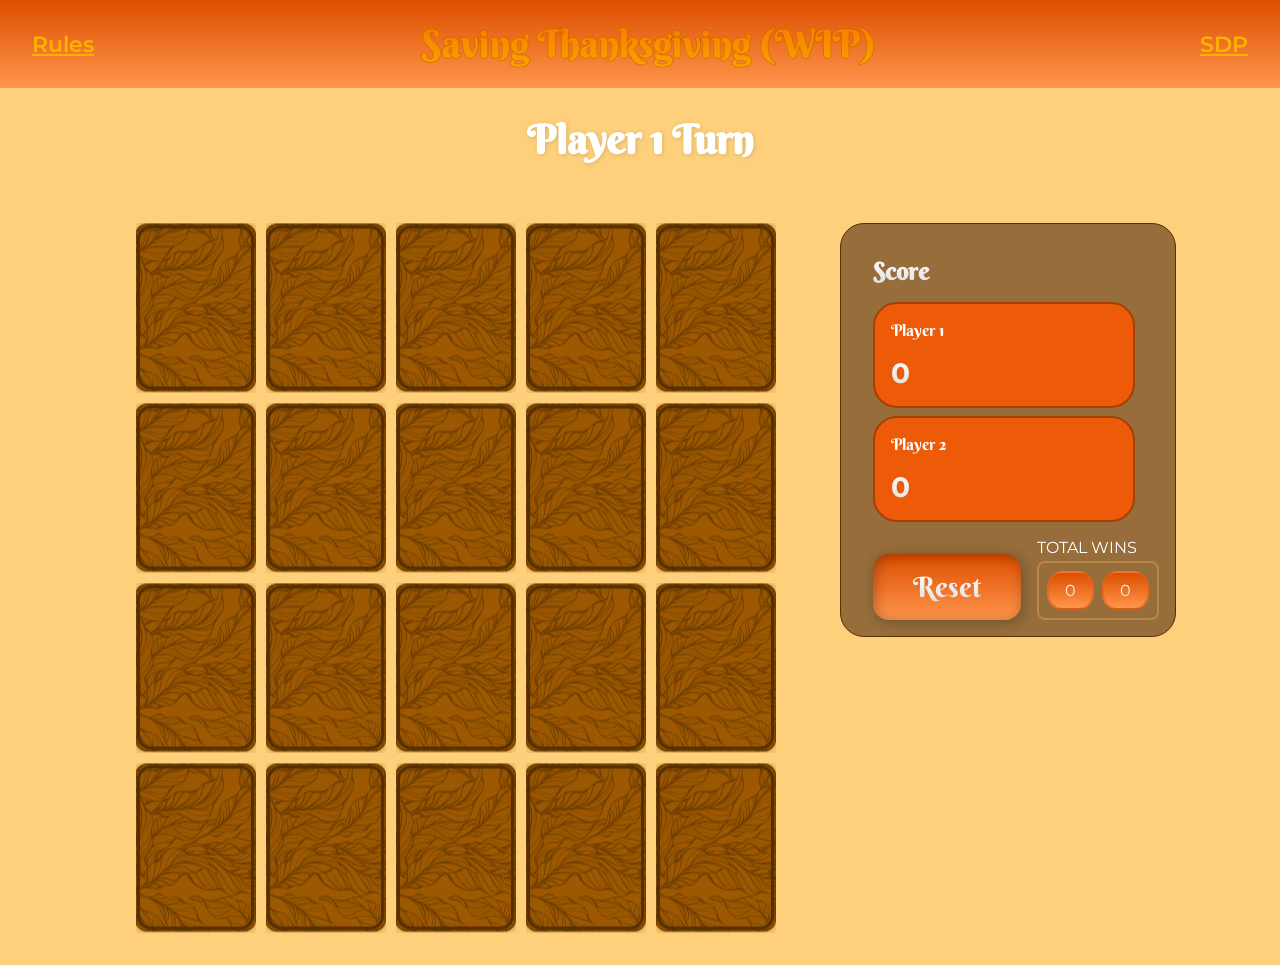
<file: index.html>
<!--Jonas & Abel-->
<!-- U2 L13 -->
<!--Making a Memory Game -->

<!DOCTYPE html>
<html>
    <head>
        <title>Saving Thanksgiving</title>
        <link rel="stylesheet" href="index.css">

        <link rel="preconnect" href="https://fonts.googleapis.com">
        <link rel="preconnect" href="https://fonts.gstatic.com" crossorigin>
        <link href="https://fonts.googleapis.com/css2?family=Berkshire+Swash&family=Bitcount+Prop+Single+Ink:wght@100..900&display=swap" rel="stylesheet">

        <link rel="preconnect" href="https://fonts.googleapis.com">
        <link rel="preconnect" href="https://fonts.gstatic.com" crossorigin>
        <link href="https://fonts.googleapis.com/css2?family=Berkshire+Swash&family=Bitcount+Prop+Single+Ink:wght@100..900&family=Montserrat:ital,wght@0,100..900;1,100..900&display=swap" rel="stylesheet">
    </head>

    <body>
        <div id="header">
            <a class="header_link" href="pages/rules/rules.html">Rules</a>
            <h1 id="title">Saving Thanksgiving (WIP)</h1>
            <a class="header_link" href="pages/SDP/U2_Lab13_SDP.html">SDP</a>
        </div>

        <div class="column" id="main_column">
            <h1 id="player_turn">Player 1 Turn</h1>

            <div class="row" id="main_row">
                <div id="cards"></div>

                <div id="score">
                    <h1>Score</h1>
                    <div class="score_box" >
                        <p>Player 1</p>
                        <h1 id="player_1_score">0</h1>
                    </div>
                    <div class="score_box" style="margin-top: .5rem;">
                        <p>Player 2</p>
                        <h1 id="player_2_score">0</h1>
                    </div>
                    <div id="score_bottom">
                        <button class="reset_button" onclick = resetButton()>
                            <p>Reset</p>
                        </button>

                        <div class="column">
                            <p style="color: #FFFFFF; margin: 0 0 .2rem 0;">TOTAL WINS</p>
                            <div id="total_score">
                                <div class="ts_box" >
                                    <p id="p1">000</p>
                                </div>

                                <div class="ts_box">
                                    <p id="p2">000</p>
                                </div>
                            </div>
                        </div>
                    </div>
                </div>
            </div>

        </div>

        <div id="notification">
            <h1 id="noti_title">Title</h1>
            <p id="noti_message">Message</p>
            <div>
                <button id="noti_reset">
                    <p>Reset</p>
                </button>
                <buton id="noti_close">
                    <p>Close</p>
                </buton>
            </div>
        </div>
    </div>

    <script src="index.js"></script>
    <script>genCards()</script>
    </body>
</html>
</file>
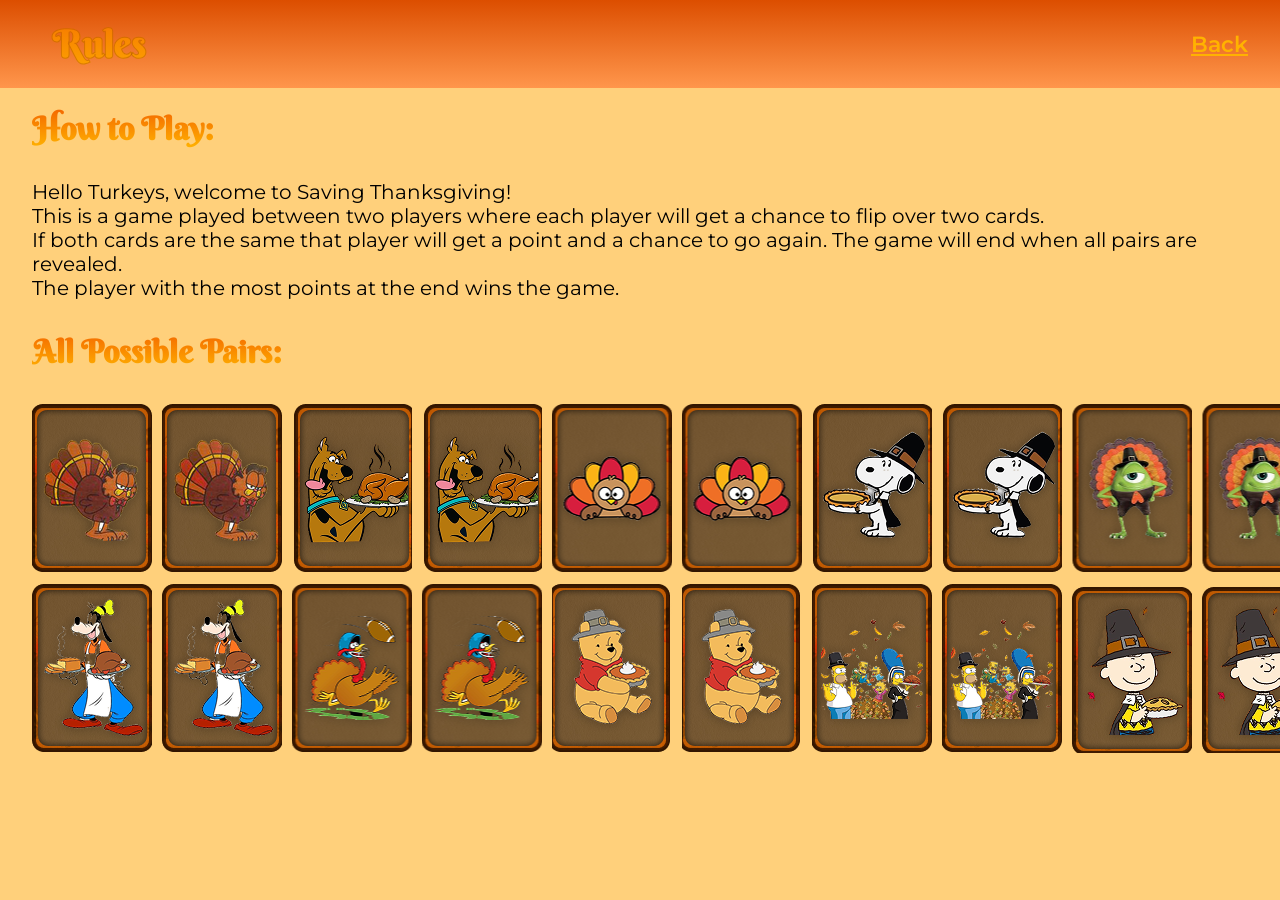
<file: pages/rules/rules.html>
<!DOCTYPE html>
<html>
    <head>
        <title>Rules!</title>
        <link rel="stylesheet" href="./rules.css">

        <link rel="preconnect" href="https://fonts.googleapis.com">
        <link rel="preconnect" href="https://fonts.gstatic.com" crossorigin>
        <link href="https://fonts.googleapis.com/css2?family=Berkshire+Swash&family=Bitcount+Prop+Single+Ink:wght@100..900&display=swap" rel="stylesheet">

        <link rel="preconnect" href="https://fonts.googleapis.com">
        <link rel="preconnect" href="https://fonts.gstatic.com" crossorigin>
        <link href="https://fonts.googleapis.com/css2?family=Berkshire+Swash&family=Bitcount+Prop+Single+Ink:wght@100..900&family=Montserrat:ital,wght@0,100..900;1,100..900&display=swap" rel="stylesheet">
    </head>
    <body>
        <div id="header">
            <h1 id="title">Rules</h1>
            <a class="header_link" href="../../index.html">Back</a>
        </div>

        <h1>How to Play:</h1>
        <p id="rules">Hello Turkeys, welcome to Saving Thanksgiving!
        <br>This is a game played between two players where each player will get a chance to flip over two cards.
        <br>If both cards are the same that player will get a point and a chance to go again. The game will end when all pairs are revealed.
        <br> The player with the most points at the end wins the game.</p>

        <h1>All Possible Pairs:</h1>
        <div id="pairs">
            <div class="card" style="background-image: url(../../resources/common/Cards/Image0.png)"></div>
            <div class="card" style="background-image: url(../../resources/common/Cards/Image0.png)"></div>

            <div class="card" style="background-image: url(../../resources/common/Cards/Image1.png)"></div>
            <div class="card" style="background-image: url(../../resources/common/Cards/Image1.png)"></div>

            <div class="card" style="background-image: url(../../resources/common/Cards/Image2.png)"></div>
            <div class="card" style="background-image: url(../../resources/common/Cards/Image2.png)"></div>

            <div class="card" style="background-image: url(../../resources/common/Cards/Image3.png)"></div>
            <div class="card" style="background-image: url(../../resources/common/Cards/Image3.png)"></div>

            <div class="card" style="background-image: url(../../resources/common/Cards/Image4.png)"></div>
            <div class="card" style="background-image: url(../../resources/common/Cards/Image4.png)"></div>

            <div class="card" style="background-image: url(../../resources/common/Cards/Image5.png)"></div>
            <div class="card" style="background-image: url(../../resources/common/Cards/Image5.png)"></div>
            
            <div class="card" style="background-image: url(../../resources/common/Cards/Image6.png)"></div>
            <div class="card" style="background-image: url(../../resources/common/Cards/Image6.png)"></div>

            <div class="card" style="background-image: url(../../resources/common/Cards/Image7.png)"></div>
            <div class="card" style="background-image: url(../../resources/common/Cards/Image7.png)"></div>

            <div class="card" style="background-image: url(../../resources/common/Cards/Image8.png)"></div>
            <div class="card" style="background-image: url(../../resources/common/Cards/Image8.png)"></div>

            <div class="card" style="background-image: url(../../resources/common/Cards/Image9.png)"></div>
            <div class="card" style="background-image: url(../../resources/common/Cards/Image9.png)"></div>
        </div>
    </body>
</html>
</file>
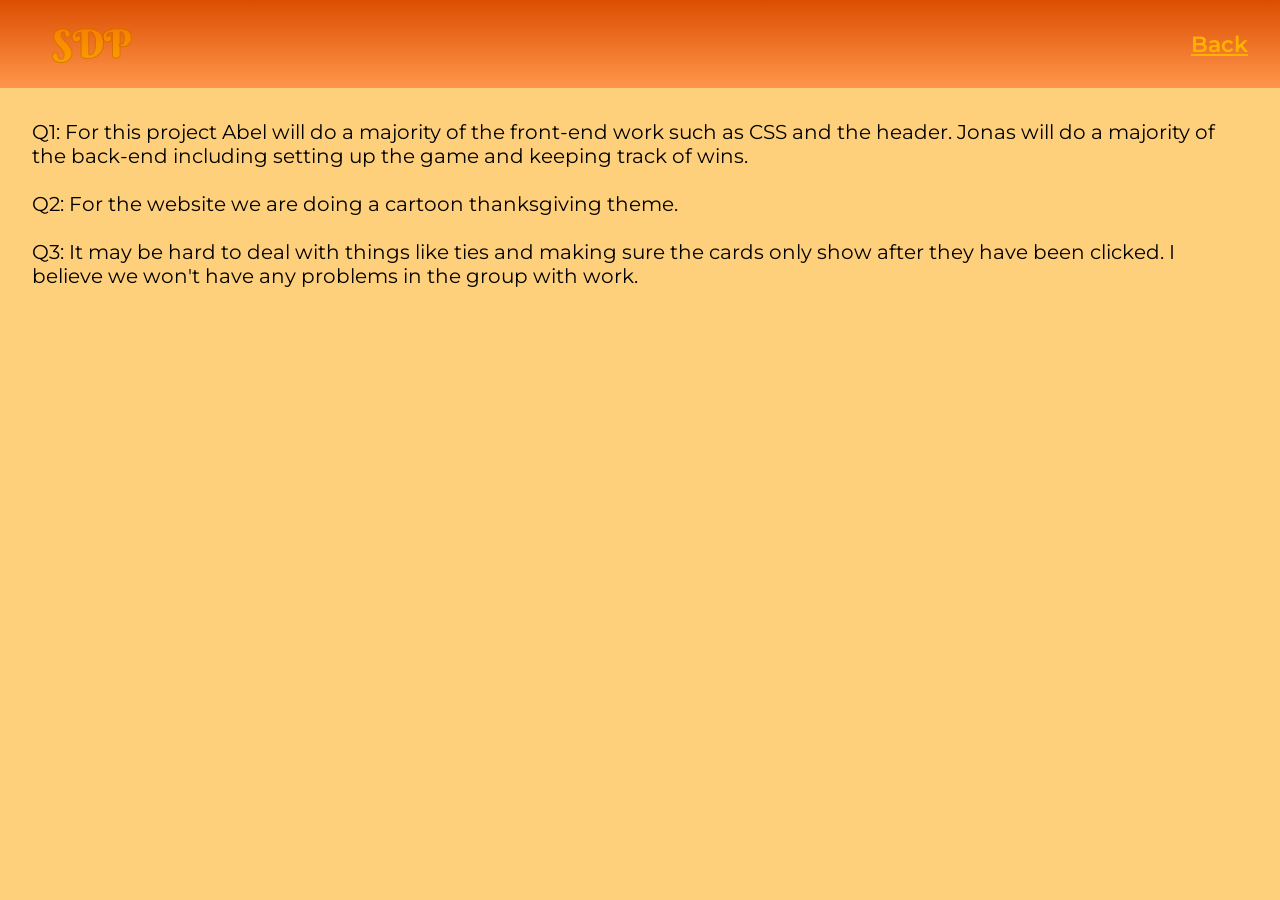
<file: pages/SDP/U2_Lab13_SDP.html>
<!DOCTYPE html>
<html>
    <head>
        <title>SDP!</title>
        <link rel="stylesheet" href="./U2_Lab13_SDP.css">

        <link rel="preconnect" href="https://fonts.googleapis.com">
        <link rel="preconnect" href="https://fonts.gstatic.com" crossorigin>
        <link href="https://fonts.googleapis.com/css2?family=Berkshire+Swash&family=Bitcount+Prop+Single+Ink:wght@100..900&display=swap" rel="stylesheet">

        <link rel="preconnect" href="https://fonts.googleapis.com">
        <link rel="preconnect" href="https://fonts.gstatic.com" crossorigin>
        <link href="https://fonts.googleapis.com/css2?family=Berkshire+Swash&family=Bitcount+Prop+Single+Ink:wght@100..900&family=Montserrat:ital,wght@0,100..900;1,100..900&display=swap" rel="stylesheet">
    </head>
    <body>
        <div id="header">
            <h1 id="title">SDP</h1>
            <a class="header_link" href="../../index.html">Back</a>
        </div>

        <p id="text">
            Q1: For this project Abel will do a majority of the front-end work such as CSS and the header. Jonas will do a majority of the back-end including setting up the game and keeping track of wins.
        <br><br>Q2: For the website we are doing a cartoon thanksgiving theme.
        <br><br>Q3: It may be hard to deal with things like ties and making sure the cards only show after they have been clicked. I believe we won't have any problems in the group with work.
        </p>
    </body>
</html>
</file>
<file: index.css>
body{
    background-color: #FFD07B;
    margin: 0;
}

h1{
    font-family: "Berkshire Swash";
}

p{
    font-family: "Montserrat";
}

.header_link{
    font-family: "Montserrat";
    font-size: 1.75vw;
    font-weight: 600;
    color: #FFB200;
    transition: all 0.1s ease-in;
    margin: 0;
}

.header_link:hover{
    color: #F46800;
}

.row{
    display: flex;
    flex-direction: row;
}

.column{
    display: flex;
    flex-direction: column;
}

.card{
    width: 120px;
    height: 170px;
    background-position: center;
    background-size: auto;
    background-repeat: no-repeat;
    transition: all 0.2s ease-in-out;
}

.card:hover{
    transform: scale(1.1);
}

.score_box{
    width: 80%;
    height: 10%;
    background-color: #ED5A08;
    border: 2px solid #A54007;
    border-radius: 1.5rem;
    padding-left: 1rem;
    padding-bottom: 1rem;
    justify-self: center;
    margin-left: 1rem;
    gap: 0.1rem;
}

.score_box>h1{
    font-family: "Montserrat";
    font-weight: bold;
    font-size: 1.75rem;
    align-content: center;
    color: transparent;
    background-image: linear-gradient(to bottom, #FFFFFF, #DFDFDF);
    background-clip: text;
    margin: 0;
}

.score_box>p{
    font-family: "Berkshire Swash";
    color: white;
}

.reset_button{
    background-image: linear-gradient(to bottom, #DC4E00, #FF964C);
    padding: 1rem 2.5rem 1rem 2.5rem;
    border: 2px #e76317c8;
    box-shadow: inset 2px 2px 12px 1px rgba(0, 0, 0, 0.25), 2px 2px 12px 1px rgba(0, 0, 0, 0.222);
    width: fit-content;
    height: fit-content;
    align-content: center;
    border-radius: 1rem;
    margin-left: 1rem;
    margin-top: 1rem;
    transition: all 0.15s ease-in-out;
}

.reset_button>p{
    color: transparent;
    background-clip: text;
    text-align: center;
    width: 100%;
    height: fit-content;
    background-image: linear-gradient(to bottom, #FFFFFF, #DFDFDF);
    font-family: "Berkshire Swash";
    font-size: 1.75rem;
    margin: 0;
    padding: 0;
}

.reset_button:hover{
    transform: scale(1.1);
    background-image: linear-gradient(to bottom, #f1671c, #ff6a00);
}

.reset_button:active{
    transform: scale(0.9);
    background-image: linear-gradient(to bottom, #ff9f5b, #ff6a00);
}

.ts_box{
    background-image: linear-gradient(to bottom, #DC4E00, #FF964C);
    border: 2px solid #e76317a4;
    border-radius: 1rem;
    width: fit-content;
    height: fit-content;
    padding: .5rem 1rem .5rem 1rem;
}

.ts_box>p{
    font: "Berkshire Swash";
    font-size: 1rem;
    background-image: linear-gradient(to bottom, #FFFFFF, #DFDFDF);
    background-clip: text;
    color: transparent;
    width: 100%;
    margin: 0;
    padding: 0;
}

#title{
    font-family: "Berkshire Swash";
    font-size: 3vw;
    width: fit-content;
    height: fit-content;
    padding: 1.25rem;
    background-image: linear-gradient(to bottom, #F46800, #FFB200);
    background-clip: text;
    -webkit-text-stroke: 1px #862f004f;
    color: transparent;
    /*text-shadow: 2px 2px 4px rgba(0, 0, 0, 0.5);*/
    margin: 0;
}

#header{
    display: flex;
    margin: 0;
    width: 100%;
    min-height: 10%;
    flex-direction: row;
    justify-content: space-between;
    align-items: center;
    padding: 0 2rem 0 2rem;
    box-sizing: border-box;
    background-image: linear-gradient(to bottom, #DC4E00, #FF964C);
}

#cards{
    display: grid;
    grid-template-columns: repeat(5, 120px);
    grid-template-rows: repeat(4, 170px); 
    gap: 10px;
    width: fit-content;
    align-self: center;
    margin: 2rem;
}

#score{
    display: flex;
    flex-direction: column;
    justify-content: flex-start;
    min-width: 20%;
    min-height: 100%;
    padding: 1rem;
    background-color: #966D3B;
    border: 1px solid #553000;
    border-radius: 1.5rem;
    margin-top: 2rem;
}

#score>h1{
    color: transparent;
    background-image: linear-gradient(to bottom, #FFFFFF, #DFDFDF);
    background-clip: text;
    font-size: 1.5rem;
    text-align: left;
    margin-left: 1rem;
    margin-top: 1rem;
}

#player_turn{
    font-family: "Berkshire Swash";
    font-size: 2.5rem;
    color: white;
    text-shadow: 1px 1px 4px rgba(0, 0, 0, 0.15);
}

#main_column{
    display: flex;
    justify-content: center;
    align-items: center;
}

#main_row{
    display: flex;
    justify-content: center;
    align-items: flex-start;
    gap: 2rem;
    width: 100%;
}

#score_bottom{
    display: flex;
    flex-direction: row;
    justify-content: flex-start;
    align-items: flex-end;
    margin-top: 1rem;
    gap: 1rem;
}

#total_score{
    display: flex;
    flex-direction: row;
    width: fit-content;
    height: fit-content;
    border: 2px solid #B98646;
    padding: .5rem;
    gap: .5rem;
    border-radius: .5rem;
}

#notification{
    display: flex;
    position: fixed;
    flex-direction: column;
    align-items: center;
    justify-content: flex-start;
    gap: 0.25rem;
    top: 40%;
    left: 40%;
    width: fit-content;
    height: fit-content;
    background-image: linear-gradient(to bottom, #DC4E00, #FF964C);
    border: 4px #e7651972 solid;
    box-shadow: 2px 2px 12px 1px rgba(0, 0, 0, 0.222);
    transition: all 0.5s ease-in-out;
    opacity: 0;
    z-index: -1;
    padding: 1rem;
    border-radius: 1rem;
}

#notification>h1{
    font-size: 1.25rem;
    font-family: "Berkshire Swash";
    color: white;
    text-align: left;
    width: 100%;
}

#notification>p{
    font-family: "Montserrat";
    color: white;
    width: 100%;
    height: fit-content;
    font-size: 2rem;
    text-align: center;
    text-shadow: #00000040 2px 2px 4px;
}

#notification>div{
    display: flex;
    flex-direction: row;
    justify-content: space-between;
    width: 100%;
    height: fit-content;
}

#noti_reset{
    background-image: linear-gradient(to bottom, #00DC21, #008914);
    padding: 1rem 2.5rem 1rem 2.5rem;
    border: 2px #00570d;
    box-shadow: inset 2px 2px 12px 1px rgba(0, 0, 0, 0.25), 2px 2px 12px 1px rgba(0, 0, 0, 0.222);
    width: 50%;
    height: fit-content;
    align-content: center;
    border-radius: 1rem;
    margin-left: 1rem;
    margin-top: 1rem;
    transition: all 0.15s ease-in-out;
}

#noti_reset>p{
    color: transparent;
    background-clip: text;
    text-align: center;
    width: 100%;
    height: fit-content;
    background-image: linear-gradient(to bottom, #FFFFFF, #DFDFDF);
    font-family: "Berkshire Swash";
    font-size: 1.75rem;
    margin: 0;
    padding: 0;
}

#noti_reset:hover{
    transform: scale(1.1);
    background-image: linear-gradient(to bottom, #0ae42b, #00a419);
}

#noti_reset:active{
    transform: scale(0.9);
    background-image: linear-gradient(to bottom, #87ff99, #02b81d);
}

#noti_close{
    background-image: linear-gradient(to bottom, #DC0004, #9A0003);
    padding: 1rem 2.5rem 1rem 2.5rem;
    border: 2px #600103;
    box-shadow: inset 2px 2px 12px 1px rgba(0, 0, 0, 0.25), 2px 2px 12px 1px rgba(0, 0, 0, 0.222);
    width: 50%;
    height: fit-content;
    align-content: center;
    border-radius: 1rem;
    margin-left: 1rem;
    margin-top: 1rem;
    transition: all 0.15s ease-in-out;
}



#noti_close>p{
    color: transparent;
    background-clip: text;
    text-align: center;
    width: 100%;
    height: fit-content;
    background-image: linear-gradient(to bottom, #FFFFFF, #DFDFDF);
    font-family: "Berkshire Swash";
    font-size: 1.75rem;
    margin: 0;
    padding: 0;
}

#noti_close:hover{
    transform: scale(1.1);
    background-image: linear-gradient(to bottom, #ef0408, #b40407);
}

#noti_close:active{
    transform: scale(0.9);
    background-image: linear-gradient(to bottom, #f63e41, #b50104);
}
</file>
<file: pages/rules/rules.css>
body{
    background-color: #FFD07B;
    margin: 0;
}

h1{
    font-family: "Berkshire Swash";
    background-image: linear-gradient(to bottom, #F46800, #FFB200);
    background-clip: text;
    color: transparent;
    margin-left: 2rem;
}

p{
    font-family: "Montserrat";
}

.header_link{
    font-family: "Montserrat";
    font-size: 1.75vw;
    font-weight: 600;
    color: #FFB200;
    transition: all 0.1s ease-in;
    margin: 0;
}

.header_link:hover{
    color: #F46800;
}

#rules{
    text-align: left;
    align-items: center;
    font-size: 1.25rem;
    margin: 2rem;
}

#title{
    font-family: "Berkshire Swash";
    font-size: 3vw;
    width: fit-content;
    height: fit-content;
    padding: 1.25rem;
    background-image: linear-gradient(to bottom, #F46800, #FFB200);
    background-clip: text;
    -webkit-text-stroke: 1px #862f004f;
    color: transparent;
    /*text-shadow: 2px 2px 4px rgba(0, 0, 0, 0.5);*/
    margin: 0;
}

#header{
    display: flex;
    margin: 0;
    width: 100%;
    min-height: 10%;
    flex-direction: row;
    justify-content: space-between;
    align-items: center;
    padding: 0 2rem 0 2rem;
    box-sizing: border-box;
    background-image: linear-gradient(to bottom, #DC4E00, #FF964C);
}

#pairs{
    display: grid;
    grid-template-columns: repeat(10, 120px);
    grid-template-rows: repeat(2, 170px); 
    gap: 10px;
    width: fit-content;
    align-self: center;
    margin: 2rem;
}

.card{
    width: 120px;
    height: 170px;
    background-position: center;
    background-size: auto;
    background-repeat: no-repeat;
    transition: all 0.2s ease-in-out;
}

.card:hover{
    transform: scale(1.1);
}
</file>
<file: pages/SDP/U2_Lab13_SDP.css>
body{
    background-color: #FFD07B;
    margin: 0;
}

h1{
    font-family: "Berkshire Swash";
}

p{
    font-family: "Montserrat";
}

.header_link{
    font-family: "Montserrat";
    font-size: 1.75vw;
    font-weight: 600;
    color: #FFB200;
    transition: all 0.1s ease-in;
    margin: 0;
}

.header_link:hover{
    color: #F46800;
}

#text{
    text-align: left;
    align-items: center;
    font-size: 1.25rem;
    margin: 2rem;
}

#title{
    font-family: "Berkshire Swash";
    font-size: 3vw;
    width: fit-content;
    height: fit-content;
    padding: 1.25rem;
    background-image: linear-gradient(to bottom, #F46800, #FFB200);
    background-clip: text;
    -webkit-text-stroke: 1px #862f004f;
    color: transparent;
    /*text-shadow: 2px 2px 4px rgba(0, 0, 0, 0.5);*/
    margin: 0;
}

#header{
    display: flex;
    margin: 0;
    width: 100%;
    min-height: 10%;
    flex-direction: row;
    justify-content: space-between;
    align-items: center;
    padding: 0 2rem 0 2rem;
    box-sizing: border-box;
    background-image: linear-gradient(to bottom, #DC4E00, #FF964C);
}
</file>
